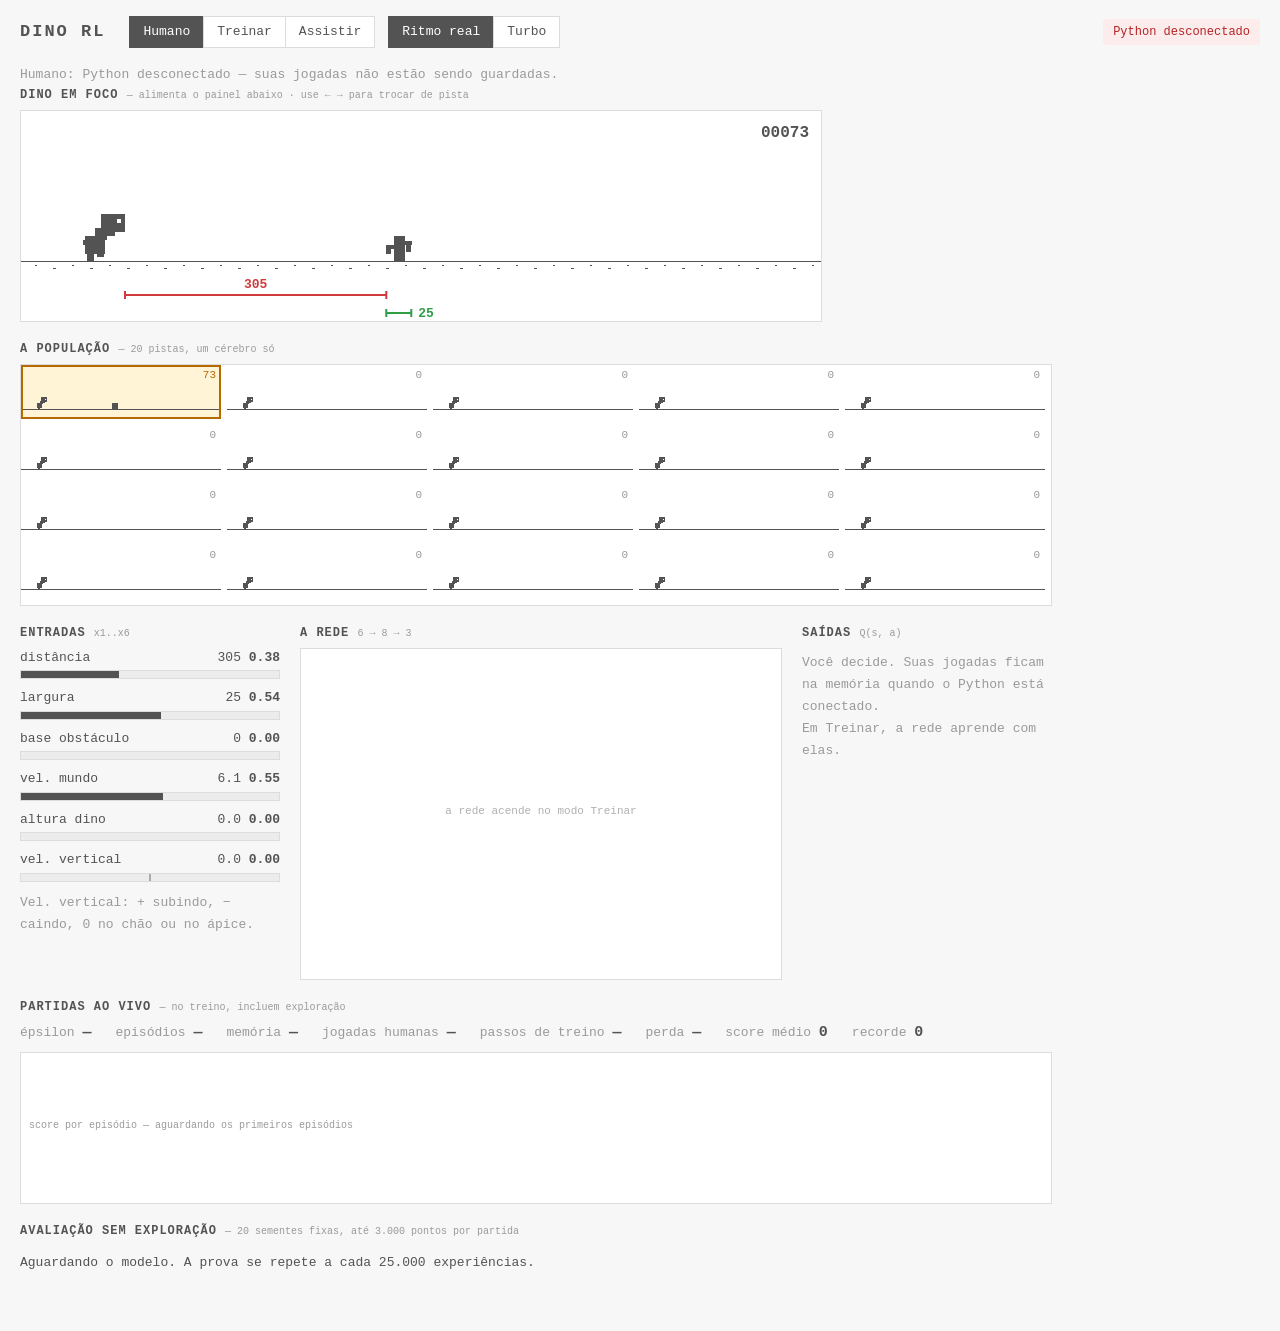
<file: modules/08-projetos/dino/jogo/index.html>
<!doctype html>
<html lang="pt-br">
<head>
  <meta charset="utf-8">
  <title>Dino RL — Aula 1</title>
  <link rel="stylesheet" href="estilo.css">
</head>
<body>
  <header>
    <h1>DINO RL</h1>
    <nav id="modos">
      <button data-modo="humano" class="ativo">Humano</button>
      <button data-modo="treinar">Treinar</button>
      <button data-modo="assistir">Assistir</button>
    </nav>
    <nav id="velocidades">
      <button data-vel="1" class="ativo" title="60 passos por segundo, o ritmo do jogo">Ritmo real</button>
      <button data-vel="turbo" title="o mais rápido que a ponte permitir; continua rodando com a aba em segundo plano">Turbo</button>
    </nav>
    <span id="conexao" class="desligado">Python desconectado</span>
  </header>

  <p id="estadoMemoria" class="aviso">Humano: conecte o Python para guardar suas jogadas.</p>

  <section id="destaque">
    <h2>Dino em foco
      <small>— alimenta o painel abaixo · use &larr; &rarr; para trocar de pista</small></h2>
    <canvas id="telaDestaque"></canvas>
  </section>

  <section id="populacao">
    <h2>A população <small>— 20 pistas, um cérebro só</small></h2>
    <canvas id="telaPopulacao"></canvas>
  </section>

  <section id="painel">
    <div id="entradas"></div>
    <div class="cartao-rede">
      <h3>A rede <small id="arquitetura">6 &rarr; 8 &rarr; 3</small></h3>
      <canvas id="telaRede" width="480" height="330"></canvas>
    </div>
    <div id="saidas"></div>
  </section>

  <section id="metricas">
    <h2>Partidas ao vivo <small>— no treino, incluem exploração</small></h2>
    <div id="numeros"></div>
    <canvas id="telaGrafico" width="1030" height="150"></canvas>
  </section>

  <section>
    <h2>Avaliação sem exploração <small>— 20 sementes fixas, até 3.000 pontos por partida</small></h2>
    <p id="avaliacao">Aguardando o modelo. A prova se repete a cada 25.000 experiências.</p>
  </section>

  <script src="aleatorio.js"></script>
  <script src="motor.js"></script>
  <script src="avaliacao.js"></script>
  <script src="sprites.js"></script>
  <script src="render.js"></script>
  <script src="painel.js"></script>
  <script src="ponte.js"></script>
  <script src="main.js"></script>
</body>
</html>
</file>
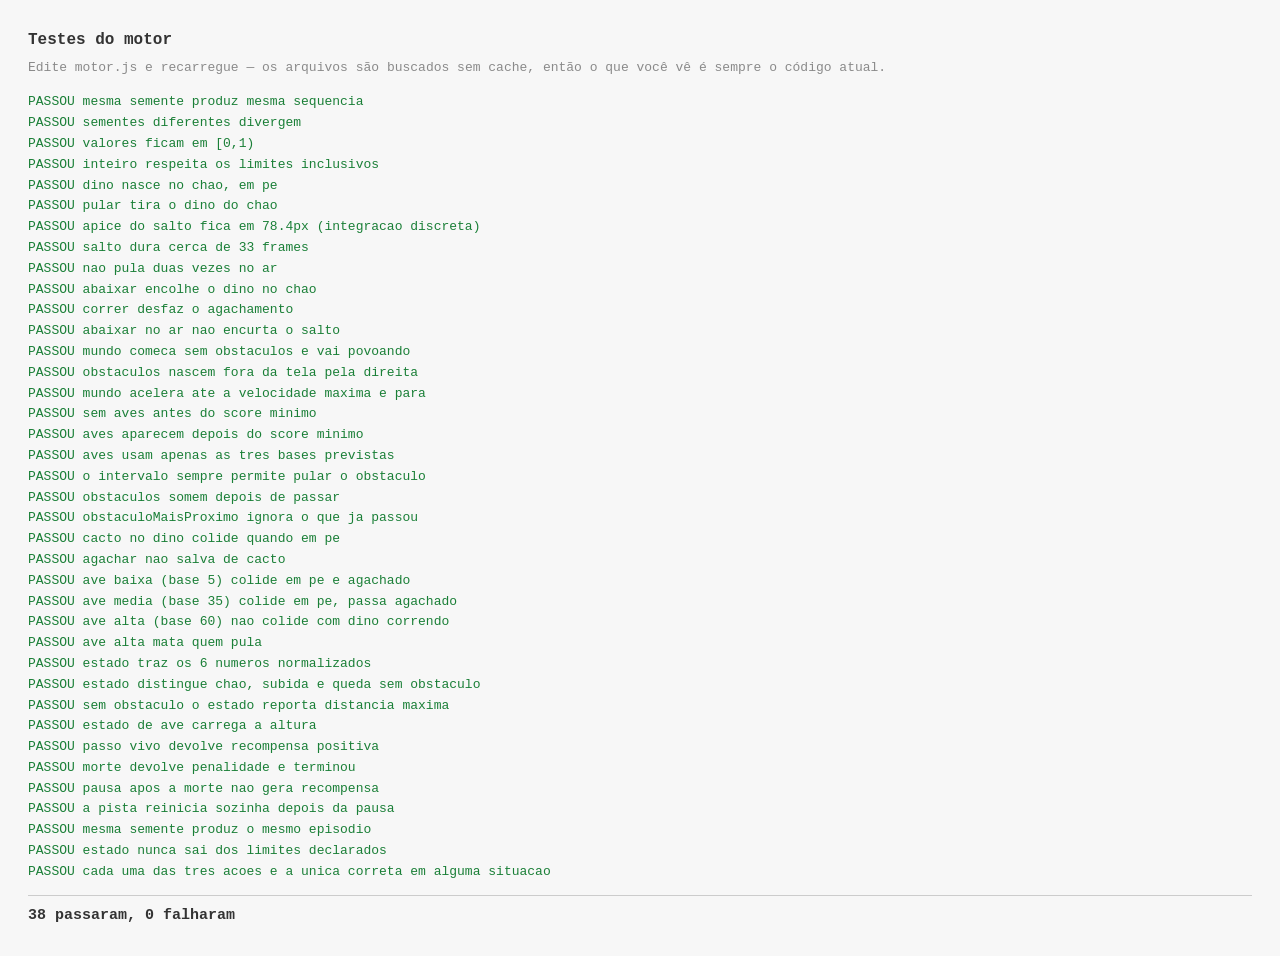
<file: modules/08-projetos/dino/jogo/testes.html>
<!doctype html>
<html lang="pt-br">
<head>
  <meta charset="utf-8">
  <title>Testes do motor</title>
  <style>
    body { font: 13px/1.6 ui-monospace, Consolas, monospace; padding: 20px; background: #f7f7f7; color: #333; }
    h1 { font-size: 16px; margin: 0 0 4px; }
    p.dica { color: #8a8a8a; margin: 0 0 14px; }
    .ok { color: #1a7f37; }
    .falha { color: #b62324; font-weight: bold; }
    .resumo { margin-top: 12px; padding-top: 8px; border-top: 1px solid #ccc; font-weight: bold; font-size: 15px; }
  </style>
</head>
<body>
  <h1>Testes do motor</h1>
  <p class="dica">Edite <code>motor.js</code> e recarregue — os arquivos são
    buscados sem cache, então o que você vê é sempre o código atual.</p>
  <div id="saida">carregando…</div>

  <script src="testes.js"></script>
  <script>
    // Carrega os arquivos sob teste sem cache, na ordem, e so entao executa.
    // Sem isto, um aluno que edita motor.js e recarrega pode continuar vendo
    // o resultado do codigo antigo.
    (async function () {
      var versao = Date.now();
      for (const arquivo of ["aleatorio.js", "motor.js", "casos.js"]) {
        const codigo = await (await fetch(arquivo + "?v=" + versao,
                                          { cache: "no-store" })).text();
        (0, eval)(codigo);
      }
      window.RESULTADO = Testes.executar(document.getElementById("saida"));
    })();
  </script>
</body>
</html>
</file>
<file: modules/08-projetos/dino/jogo/estilo.css>
:root {
  --tinta: #535353;
  --fundo: #f7f7f7;
  --linha: #dcdcdc;
  --destaque: #b56a00;
  --apagado: #9a9a9a;
}

* { box-sizing: border-box; }

body {
  margin: 0;
  padding: 16px 20px 40px;
  font: 13px/1.5 ui-monospace, SFMono-Regular, Menlo, Consolas, monospace;
  color: var(--tinta);
  background: var(--fundo);
}

header { display: flex; align-items: center; gap: 14px; flex-wrap: wrap; margin-bottom: 16px; }
header h1 { font-size: 17px; margin: 0 10px 0 0; letter-spacing: 2px; }

nav { display: flex; }
nav button {
  font: inherit; padding: 5px 13px; cursor: pointer;
  border: 1px solid var(--linha); background: #fff; color: var(--tinta);
  margin-right: -1px;
}
nav button:hover { background: #f0f0f0; }
nav button.ativo { background: var(--tinta); color: #fff; border-color: var(--tinta); }

#conexao { margin-left: auto; padding: 4px 10px; border-radius: 3px; font-size: 12px; }
#conexao.desligado { background: #fdecec; color: #b62324; }
#conexao.ligado { background: #e8f6ec; color: #1a7f37; }

section { margin-bottom: 18px; }
section h2, #painel h3 {
  font-size: 12px; font-weight: bold; margin: 0 0 6px;
  text-transform: uppercase; letter-spacing: 1px;
}
section h2 small, #painel h3 small {
  font-weight: normal; text-transform: none; letter-spacing: 0; color: var(--apagado);
}

canvas { background: #fff; border: 1px solid var(--linha); display: block; max-width: 100%; }

#painel { display: flex; gap: 20px; align-items: flex-start; flex-wrap: wrap; }
#entradas, #saidas { min-width: 240px; flex: 0 1 260px; }
.cartao-rede { flex: 0 0 auto; }
.aviso { color: var(--apagado); line-height: 1.7; margin: 10px 0 0; }

.barra { margin-bottom: 9px; }
.barra .rotulo { display: flex; justify-content: space-between; margin-bottom: 3px; }
.barra .rotulo b { font-weight: bold; }
.barra .trilho { height: 9px; background: #ececec; border: 1px solid var(--linha); }
.barra .trilho.com-sinal { background: linear-gradient(to right, #ececec 49.5%, #aaa 49.5%, #aaa 50.5%, #ececec 50.5%); }
.barra .preenchimento { height: 100%; background: var(--tinta); }
.barra.escolhida .preenchimento { background: var(--destaque); }
.barra.escolhida .rotulo { color: var(--destaque); font-weight: bold; }

#numeros { display: flex; gap: 24px; margin-bottom: 8px; flex-wrap: wrap; }
#numeros span { color: var(--apagado); }
#numeros b { font-size: 15px; color: var(--tinta); }
</file>
